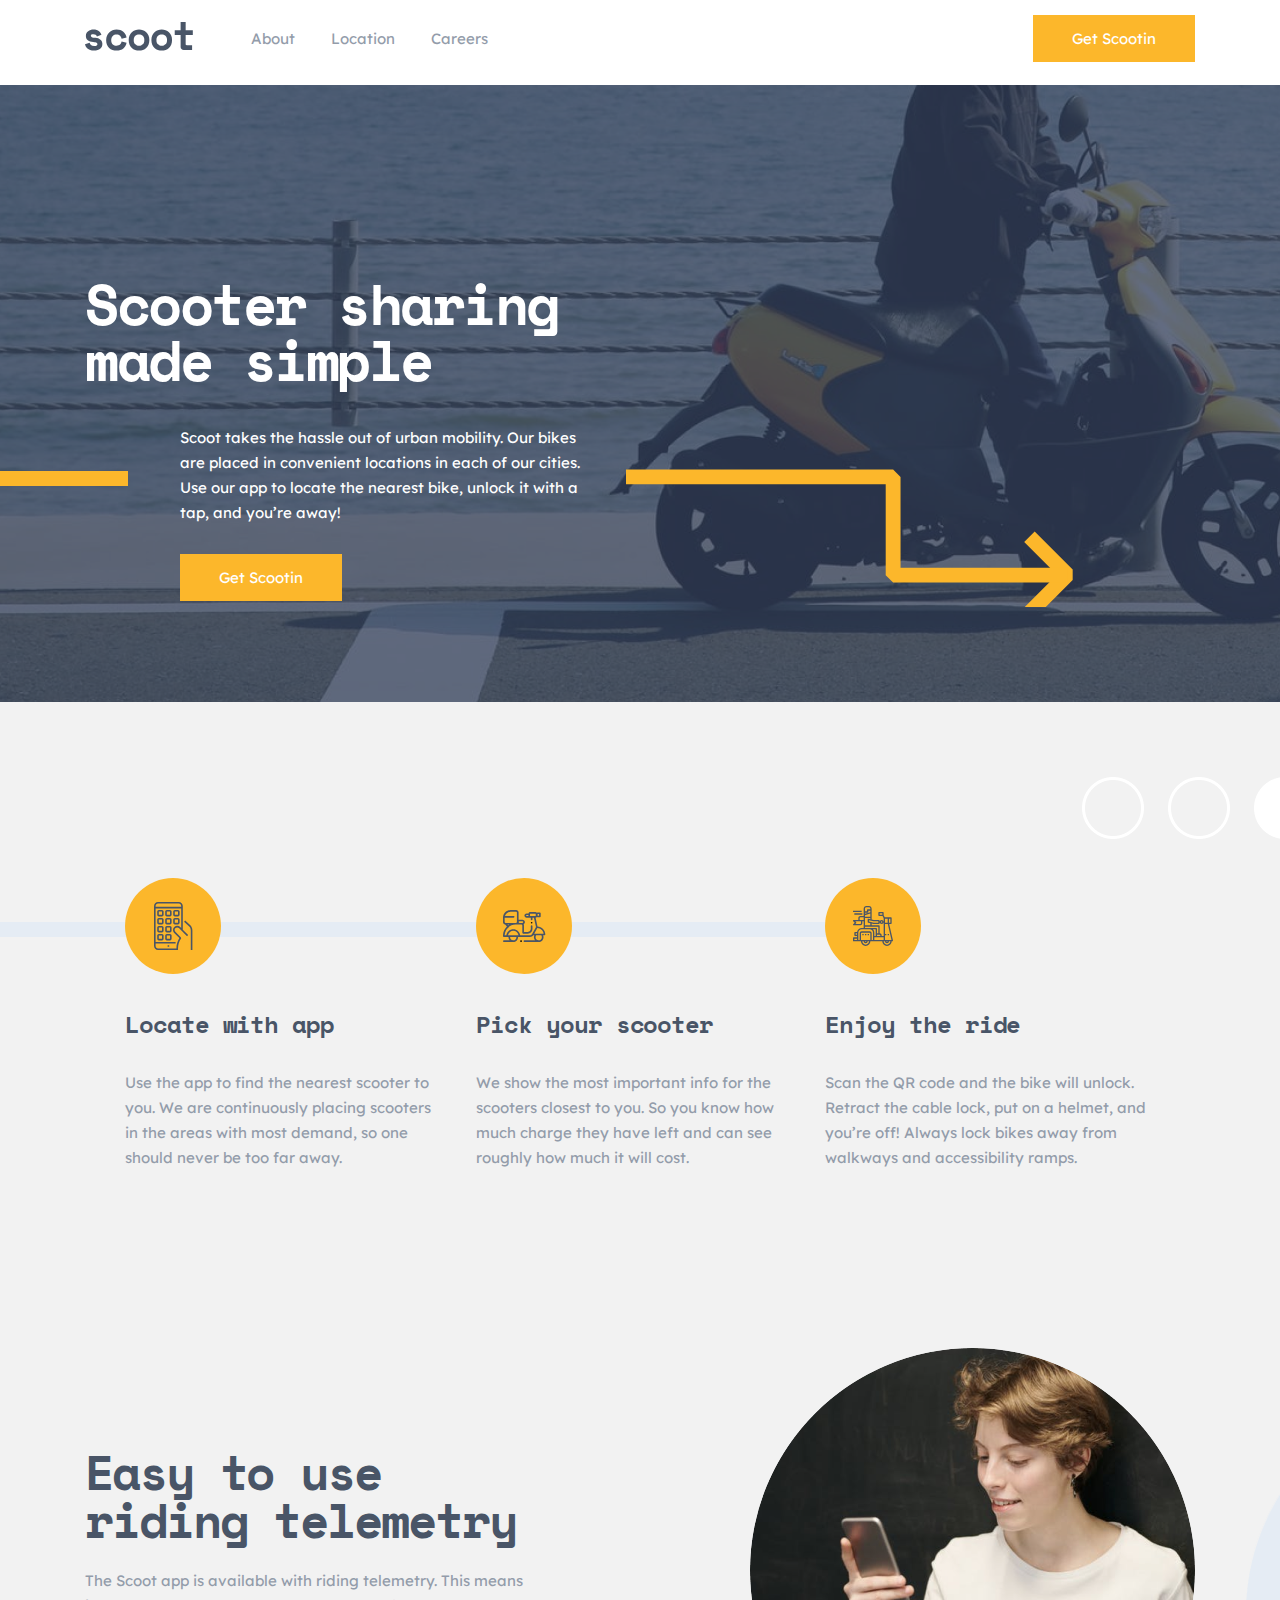
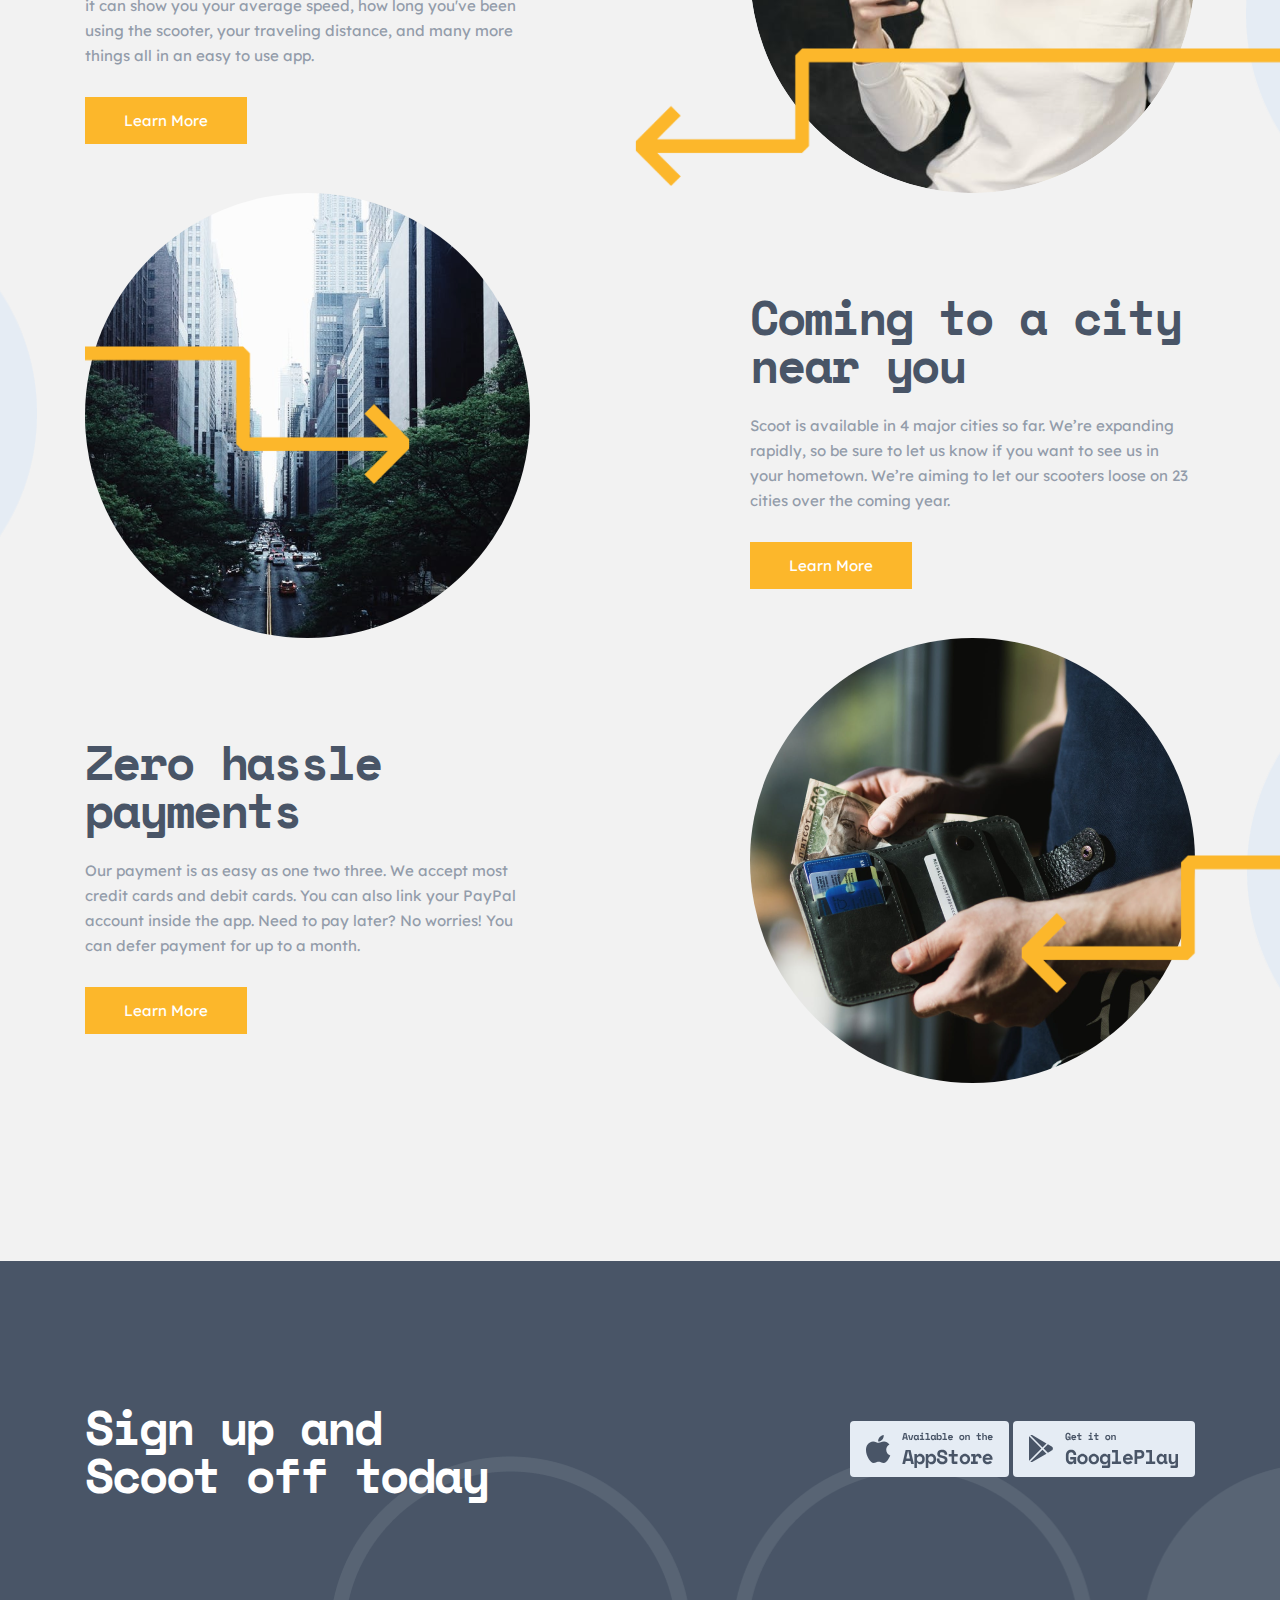
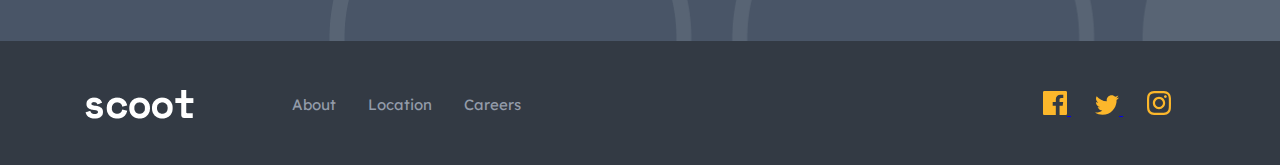
<file: index.html>
<!DOCTYPE html>
<html lang="en">
<head>
  <meta charset="UTF-8">
  <meta http-equiv="X-UA-Compatible" content="IE=edge">
  <meta name="viewport" content="width=device-width, initial-scale=1.0">
  <link rel="preconnect" href="https://fonts.gstatic.com">
  <link rel="preconnect" href="https://fonts.gstatic.com">
  <link rel="preconnect" href="https://fonts.gstatic.com">
  <link href="https://fonts.googleapis.com/css2?family=Lexend+Deca&display=swap" rel="stylesheet">
  <link href="https://fonts.googleapis.com/css2?family=Lexend+Deca&family=Space+Mono:wght@400;700&display=swap" rel="stylesheet">
  <title>Document</title>
  <link rel="stylesheet" href="./css/main.css">
</head>
<body>
  <header class="header">
    <div class="container">
      <div class="header-list">
        <div class="header-nav">
          <a href="index.html">
            <a href="https://unruffled-shirley-cce89c.netlify.app/"><img src="./img/scoot-logo.svg" alt=" logo"></a>
          </a>
          <nav class="nav_list">
            <a class="nav-list_link" href="https://zen-bhaskara-6fb7b5.netlify.app/">About</a>
            <a class="nav-list_link" href="https://determined-stonebraker-7ecc23.netlify.app/">Location</a>
            <a class="nav-list_link" href="https://vigorous-aryabhata-02e69a.netlify.app/">Careers</a>
          </nav>
        </div>
        <div class="header-get">
          <a class="header-get_link" href="#">Get Scootin</a>
        </div>
      </div>
    </div>
  </header>

  <main class="main">
    <div class="main-hero">
      <div class="container">
        <div class="main-hero__item">
          <h1 class="main-hero__heading">
            Scooter sharing made simple
          </h1>
          <div class="main-hero__about">
            <p class="main-hero__content">
              Scoot takes the hassle out of urban mobility. Our bikes are placed in convenient locations in each of our cities. Use our app to locate the nearest bike, unlock it with a tap, and you’re away!
            </p>
            <a class="header-get_link hero-link" href="#">Get Scootin</a>
          </div>
        </div>
      </div>
    </div>

    <div class="features">
      <div class="container">
        <div class="features-item">
          <ul class="features-item__list">
            <li class="features-item__link">
              <img src="./img/phone.svg" alt="phone-photo">
              <h4 class="features-link__content">
                Locate with app
              </h4>
              <p class="features-link__text">
                Use the app to find the nearest scooter to you. We are continuously placing scooters in the areas with most demand, so one should never be too far away.
              </p>
            </li>
            <li class="features-item__link">
              <img src="./img/moto.svg" alt="moto-photo">
              <h4 class="features-link__content">
                Pick your scooter
              </h4>
              <p class="features-link__text">
                We show the most important info for the scooters closest to you. So you know how much charge they have left and can see roughly how much it will cost.
              </p>
            </li>
            <li class="features-item__link">
              <img src="./img/people.svg" alt="people-photo">
              <h4 class="features-link__content">
                Enjoy the ride
              </h4>
              <p class="features-link__text">
                Scan the QR code and the bike will unlock. Retract the cable lock, put on a helmet, and you’re off! Always lock bikes away from walkways and accessibility ramps.
              </p>
            </li>
          </ul>
        </div>
        <div class="features-content__list" >
          <div class="easy-content">
            <div class="easy">
              <h2 >
                Easy to use riding telemetry
              </h2>
              <p class="easy-text">
                The Scoot app is available with riding telemetry. This means it can show you your average speed, how long you've been using the scooter, your traveling distance, and many more things all in an easy to use app.
              </p>
              <a class="header-get_link easy-link" href="#">Learn More</a>
            </div>
            <img class="easy-img" src="./img/easy.png" alt="rasm">
          </div>
          <div class="coming-content">
            <img class="coming-img" src="./img/coming.png" alt="photo">
            <div class="easy">
              <h2>
                Coming to a city near you
              </h2>
              <p>
                Scoot is available in 4 major cities so far. We’re expanding rapidly, so be sure to let us know if you want to see us in your hometown. We’re aiming to let our scooters loose on 23 cities over the coming year.
              </p>
              <a class="header-get_link easy-link" href="#">Learn More</a>
            </div>
          </div>
          <div class="zero-content">
            <div class="easy">
              <h2>
                Zero hassle payments
              </h2>
              <p>
                Our payment is as easy as one two three. We accept most credit cards and debit cards. You can also link your PayPal account inside the app. Need to pay later? No worries! You can defer payment for up to a month.
              </p>
              <a class="header-get_link easy-link" href="#">Learn More</a>
            </div>
            <img class="zero-img" src="./img/zero.png" alt="#">
          </div>
        </div>
      </div>
    </div>
  </main>

  <footer class="footer">
    <div class="footer-top">
      <div class="container">
        <div class="footer-top__content">
          <h2>
            Sign up and Scoot off today
          </h2>
          <div class="footer-top__link">
            <a href="#"><img src="./img/appstore.svg" alt="appstore-photo"></a>
            <a href="#"><img src="./img/googleplay.svg" alt="googleplay-photo"></a>
          </div>
        </div>
      </div>
    </div>

    <div class="footer-bottom">
      <div class="container">
        <div class="footer-bottom__items">
          <div class="footer-bottom__logo">
            <img src="./img/scoot.png" alt="logo">
            <ul class="footer-bottom__lists">
              <li><a class="footer-lists__link" href="#">About</a></li>
              <li><a class="footer-lists__link" href="#">Location</a></li>
              <li><a class="footer-lists__link" href="#">Careers</a></li>
            </ul>
          </div>
          <div class="footer-bottom__links">
            <a class="footer-link" href="#">
              <svg class="footer-link__icon" width="24" height="24" viewBox="0 0 24 24" fill="none" xmlns="http://www.w3.org/2000/svg">
                <path d="M22.675 0H1.325C0.593 0 0 0.593 0 1.325V22.676C0 23.407 0.593 24 1.325 24H12.82V14.706H9.692V11.084H12.82V8.413C12.82 5.313 14.713 3.625 17.479 3.625C18.804 3.625 19.942 3.724 20.274 3.768V7.008L18.356 7.009C16.852 7.009 16.561 7.724 16.561 8.772V11.085H20.148L19.681 14.707H16.561V24H22.677C23.407 24 24 23.407 24 22.675V1.325C24 0.593 23.407 0 22.675 0Z"/>
                </svg>
            </a>
            <a class="footer-link" href="#">
              <svg class="footer-link__icon" width="24" height="20" viewBox="0 0 24 20" fill="none" xmlns="http://www.w3.org/2000/svg">
                <path d="M24 2.557C23.117 2.949 22.168 3.213 21.172 3.332C22.189 2.723 22.97 1.758 23.337 0.608001C22.386 1.172 21.332 1.582 20.21 1.803C19.313 0.846001 18.032 0.248001 16.616 0.248001C13.437 0.248001 11.101 3.214 11.819 6.293C7.728 6.088 4.1 4.128 1.671 1.149C0.381 3.362 1.002 6.257 3.194 7.723C2.388 7.697 1.628 7.476 0.965 7.107C0.911 9.388 2.546 11.522 4.914 11.997C4.221 12.185 3.462 12.229 2.69 12.081C3.316 14.037 5.134 15.46 7.29 15.5C5.22 17.123 2.612 17.848 0 17.54C2.179 18.937 4.768 19.752 7.548 19.752C16.69 19.752 21.855 12.031 21.543 5.106C22.505 4.411 23.34 3.544 24 2.557Z"/>
                </svg>
            </a>
            <a class="footer-link" href="#">
              <svg class="footer-link__icon" width="24" height="24" viewBox="0 0 24 24" fill="none" xmlns="http://www.w3.org/2000/svg">
                <path fill-rule="evenodd" clip-rule="evenodd" d="M12 0C8.741 0 8.333 0.014 7.053 0.072C2.695 0.272 0.273 2.69 0.073 7.052C0.014 8.333 0 8.741 0 12C0 15.259 0.014 15.668 0.072 16.948C0.272 21.306 2.69 23.728 7.052 23.928C8.333 23.986 8.741 24 12 24C15.259 24 15.668 23.986 16.948 23.928C21.302 23.728 23.73 21.31 23.927 16.948C23.986 15.668 24 15.259 24 12C24 8.741 23.986 8.333 23.928 7.053C23.732 2.699 21.311 0.273 16.949 0.073C15.668 0.014 15.259 0 12 0ZM12 2.163C15.204 2.163 15.584 2.175 16.85 2.233C20.102 2.381 21.621 3.924 21.769 7.152C21.827 8.417 21.838 8.797 21.838 12.001C21.838 15.206 21.826 15.585 21.769 16.85C21.62 20.075 20.105 21.621 16.85 21.769C15.584 21.827 15.206 21.839 12 21.839C8.796 21.839 8.416 21.827 7.151 21.769C3.891 21.62 2.38 20.07 2.232 16.849C2.174 15.584 2.162 15.205 2.162 12C2.162 8.796 2.175 8.417 2.232 7.151C2.381 3.924 3.896 2.38 7.151 2.232C8.417 2.175 8.796 2.163 12 2.163ZM5.838 12C5.838 8.597 8.597 5.838 12 5.838C15.403 5.838 18.162 8.597 18.162 12C18.162 15.404 15.403 18.163 12 18.163C8.597 18.163 5.838 15.403 5.838 12ZM12 16C9.791 16 8 14.21 8 12C8 9.791 9.791 8 12 8C14.209 8 16 9.791 16 12C16 14.21 14.209 16 12 16ZM16.965 5.595C16.965 4.8 17.61 4.155 18.406 4.155C19.201 4.155 19.845 4.8 19.845 5.595C19.845 6.39 19.201 7.035 18.406 7.035C17.61 7.035 16.965 6.39 16.965 5.595Z"/>
                </svg>
            </a>
          </div>
        </div>
      </div>
    </div>
  </footer>
</body>
</html>
</file>
<file: css/main.css>
/* :root{
    --main-font:"Lexend Deca", "Arial", sans-serif;
    --heading-font: "Space Mono","Times New Roman", monospace;
    --main-yellow: #FCB72B;
    --main-dark-navy: #495567;
    --main-dim-grey: #939CAA;
    --main-light-grey: #E5ECF4;
    --main-snow: #F2F5F9;
    --main-light-yellow: #FFF4DF;
    --main-transition: background-color 0.3s ease, border 0.3s ease, color 0.3s ease, opacity 0.3s ease;
} */


body{
  margin: 0;
  padding: 0;
  font-family: 'Lexend Deca', sans-serif;
  overflow-x: hidden;
}

h1,h2,h3,h4,h5,h6{
  font-family: 'Space Mono', monospace;
}

.container{
  width: 1110px;
  padding-left: 20px;
  padding-right: 20px;
  margin-left: auto;
  margin-right: auto;
}

.header{
  background: #FFFFFF;
  padding-top: 22px;
  padding-bottom: 30px;
}

.header-list{
  display: flex;
  justify-content: space-between;
  align-items: center;
}

.header-nav{
  display: flex;
  align-items: center;
  justify-content: space-between;
}

.header-nav img{
  margin-right: 58px;
}


.nav_list{
  margin-right: 32px;
}

.nav-list_link{
  text-decoration: none;
  font-size: 15px;
  line-height: 25px;
  color: #939CAA;
  margin-right: 32px;
}

.nav-list_link:hover{
  color: #FCB72B;
  transition: 0.5s;
}

.header-get_link{
  text-decoration: none;
  font-size: 15px;
  line-height: 25px;
  text-align: center;
  color: #FFFFFF;
  background: #FCB72B;
  padding: 14px 39px;
}

.header-get_link:hover{
  color: #FCB72B;
  background: #FFFFFF;
  border: 3px solid #FCB72B;
  transition: 0.5s;
}

.main-hero__content{
  position: relative;
}

.main-hero__content::before{
  position: absolute;
  display: block;
  content: "";
  width: 203px;
  height: 15px;
  background-image: url(../img/line1.svg);
  background-repeat: no-repeat;
  background-size: cover;
  left: -255px;
  bottom: 39px;
}

.main-hero__content::after{
  position: absolute;
  display: block;
  content: "";
  width: 447px;
  height: 138px;
  background-image: url(../img/line2.svg);
  background-repeat: no-repeat;
  background-size: cover;
  right: -488px;
  top: 44px;
}

.main-hero__item::before{
  display: block;
  position: absolute;
  content: "";
  width: 234px;
  height: 63px;
  background-image: url(../img/main-hero-circle.png);
  background-repeat: no-repeat;
  background-size: contain;
  right: calc(-36px);
  bottom: calc(60px);
}



.main-hero{
  background-image: url(../img/Bitmap.png);
  background-repeat: no-repeat;
  background-position: calc(50% - 46px) -7px;
  padding-top: 153px;
  padding-bottom: 112px;
}

.main-hero__heading{
  font-size: 56px;
  line-height: 56px;
  letter-spacing: -2.5px;
  color: #FFFFFF;
  width: 500px;
}

.main-hero__about{
}

.main-hero__content{
  font-size: 15px;
  line-height: 25px;
  color: #FFFFFF;
  width: 405px;
  margin-left: 95px;
  margin-bottom: 40px;
}

.hero-link{
  margin-left: 95px;
}


.features{
  background: #F2F2F2;
  padding-top: 160px;
  padding-bottom: 178px
}




.features-item__list{
  display: flex;
  align-items: center;
  justify-content: space-between;
  list-style: none;
}


.features-item__link{
  margin-right: 30px;
}


.features-link__content{
  font-size: 24px;
  line-height: 28px;
  letter-spacing: -1.07143px;
  color: #495567;
}


.features-link__text{
  font-size: 15px;
  line-height: 25px;
  color: #939CAA;
}

.features-content__list{
  padding-top: 147px;
}



.easy-content{
  display: flex;
  align-items: center;
  justify-content: space-between;
}
.coming-content{
  display: flex;
  align-items: center;
  justify-content: space-between;
}

.zero-content{
  display: flex;
  align-items: center;
  justify-content: space-between;
}

.easy h2{
  width: 445px;
  height: 96px;
  font-size: 48px;
  line-height: 48px;
  letter-spacing: -2.1px;
  color: #495567;
  margin-bottom: 24px;
}



.easy p{
  width: 445px;
  height: 100px;
  font-size: 15px;
  line-height: 25px;
  color: #939CAA;
  margin-bottom: 40px;
}


.easy-content img{
  border-radius: 60%;
}

.coming-img{
  border-radius: 50%;
}

.zero-img{
  border-radius: 50%;
}


.easy-link{
  margin-bottom: 90px;
}

.easy-content{
  position: relative;
}

.easy-content::before{
  position: absolute;
  width: 735px;
  background-size: contain;
  content: "";
  height:138px;
  background-image: url(../img/group.png);
  background-repeat: no-repeat;
  right: -175px;
  bottom: 7px;
}


.features{
  background-image: url(../img/easy-circle.png), url(../img/easy-circle.png), url(../img/easy-circle.png), url(../img/blue\ line.png);
  background-repeat: no-repeat;
  background-position: calc(50% - -828px)689px, calc(50% - 826px)1089px, calc(50% - -829px)1546px, calc(50% - 297px) 220px;
}

.coming-content::before{
  position: absolute;
  width: 735px;
  height: 138px;
  content: "";
  background-size: contain;
  background-image: url(../img/coming-line.png);
  background-repeat: no-repeat;
}

.zero-content::before{
  position: absolute;
  width: 735px;
  height: 138px;
  content: "";
  background-size: contain;
  background-image: url(../img/zero-line.png);
  background-repeat: no-repeat;
  right: calc(50% - 1116px);
  top: calc(50% - -2005px);
}


.footer-top{
  padding-top: 102px;
  padding-bottom: 102px;
  background-color: #495567;
}

.footer-top__content{
  display: flex;
  align-items: center;
  justify-content: space-between;
}

.footer-top__content h2{
  font-size: 48px;
  line-height: 48px;
  letter-spacing: -2.14286px;
  color: #FFFFFF;
  width: 415px;
  height: 96px;
}

.footer-top{
  background-image: url(../img/three-circle.png);
  background-repeat: no-repeat;
  background-position: calc(50% - -269px)195px;
}


.footer{
  padding-bottom: 32px;
  background: #333A44;
}

.footer-bottom__items{
  display: flex;
  align-items: center;
  justify-content: space-between;
}


.footer-bottom__logo{
  display: flex;
  align-items: center;
  justify-content: space-between;
  padding-top: 35px;
}

.footer-bottom__logo img{
  margin-right: 58px;
}


.footer-bottom__lists{
  display: flex;
  align-items: center;
  justify-content: space-between;
  list-style: none;
}

.footer-bottom__links{
  padding-top: 36px;
}

.footer-lists__link{
  text-decoration: none;
  font-size: 15px;
  line-height: 25px;
  color: #939CAA;
  margin-right: 32px;
}

.footer-lists__link:hover{
  color: #FCB72B;
  transition: 0.5s;
}

.footer-lists__link{
  font-size: 15px;
  line-height: 25px;
  color: #939CAA;
}

.footer-link{
  margin-right: 24px;
}

.footer-link__icon{
  fill:#FCB72B;
}

.footer-link__icon:hover{
  fill: #E5ECF4;
  transition: 0.5s;
}
</file>
